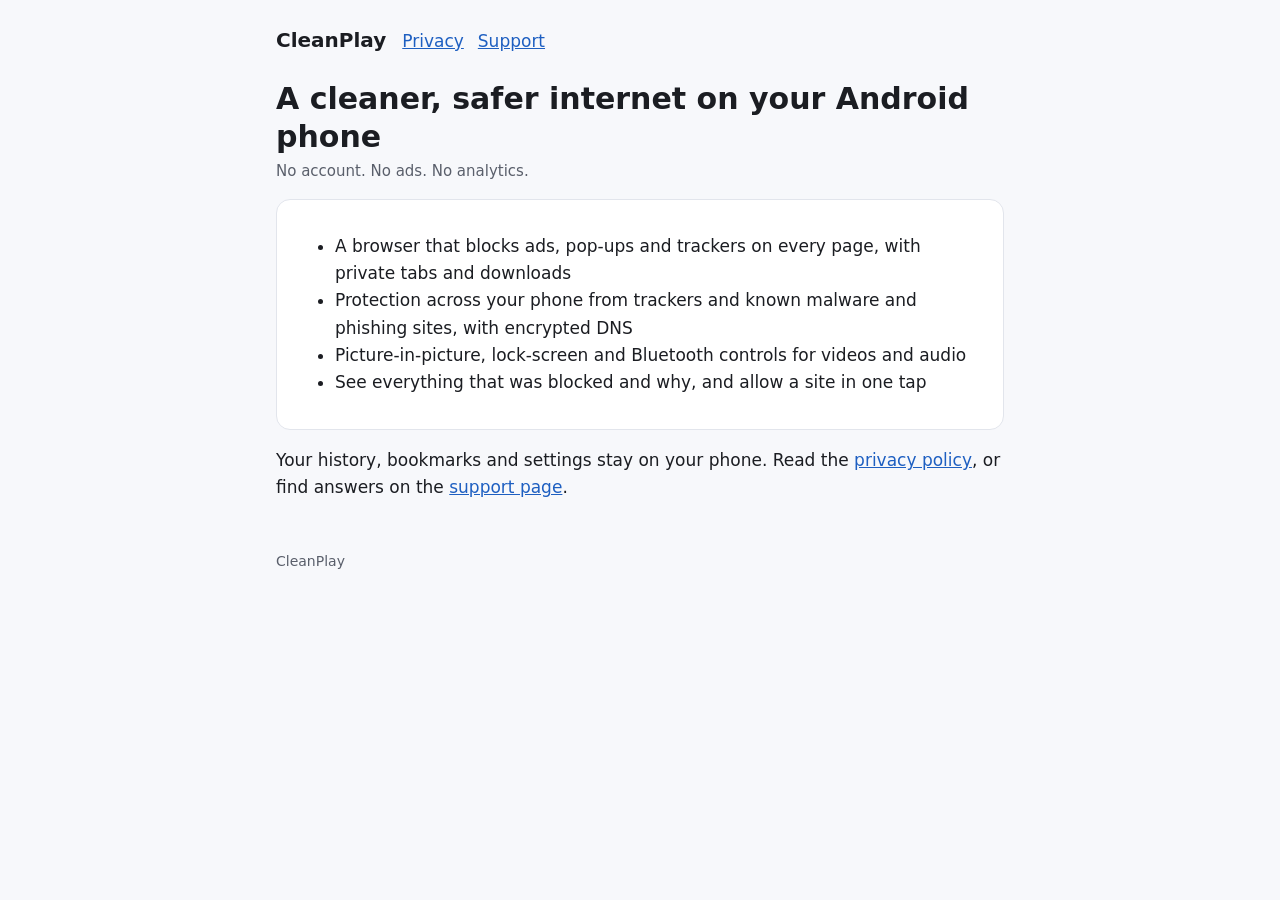
<file: index.html>
<!doctype html>
<html lang="en">
<head>
<meta charset="utf-8">
<meta name="viewport" content="width=device-width, initial-scale=1">
<title>CleanPlay</title>
<meta name="description" content="CleanPlay for Android: a private browser with ad and tracker blocking, phone-wide threat protection and a better video player. No account.">
<link rel="stylesheet" href="style.css">
</head>
<body>
<main>
<header class="site"><a class="brand" href="./">CleanPlay</a><nav><a href="privacy.html">Privacy</a><a href="support.html">Support</a></nav></header>

<h1>A cleaner, safer internet on your Android phone</h1>
<p class="meta">No account. No ads. No analytics.</p>

<div class="card">
<ul>
<li>A browser that blocks ads, pop-ups and trackers on every page, with private tabs and downloads</li>
<li>Protection across your phone from trackers and known malware and phishing sites, with encrypted DNS</li>
<li>Picture-in-picture, lock-screen and Bluetooth controls for videos and audio</li>
<li>See everything that was blocked and why, and allow a site in one tap</li>
</ul>
</div>

<p>Your history, bookmarks and settings stay on your phone. Read the <a href="privacy.html">privacy policy</a>, or find answers on the <a href="support.html">support page</a>.</p>

<!-- Add the Google Play link here once the app is published. -->

<footer>CleanPlay</footer>
</main>
</body>
</html>
</file>
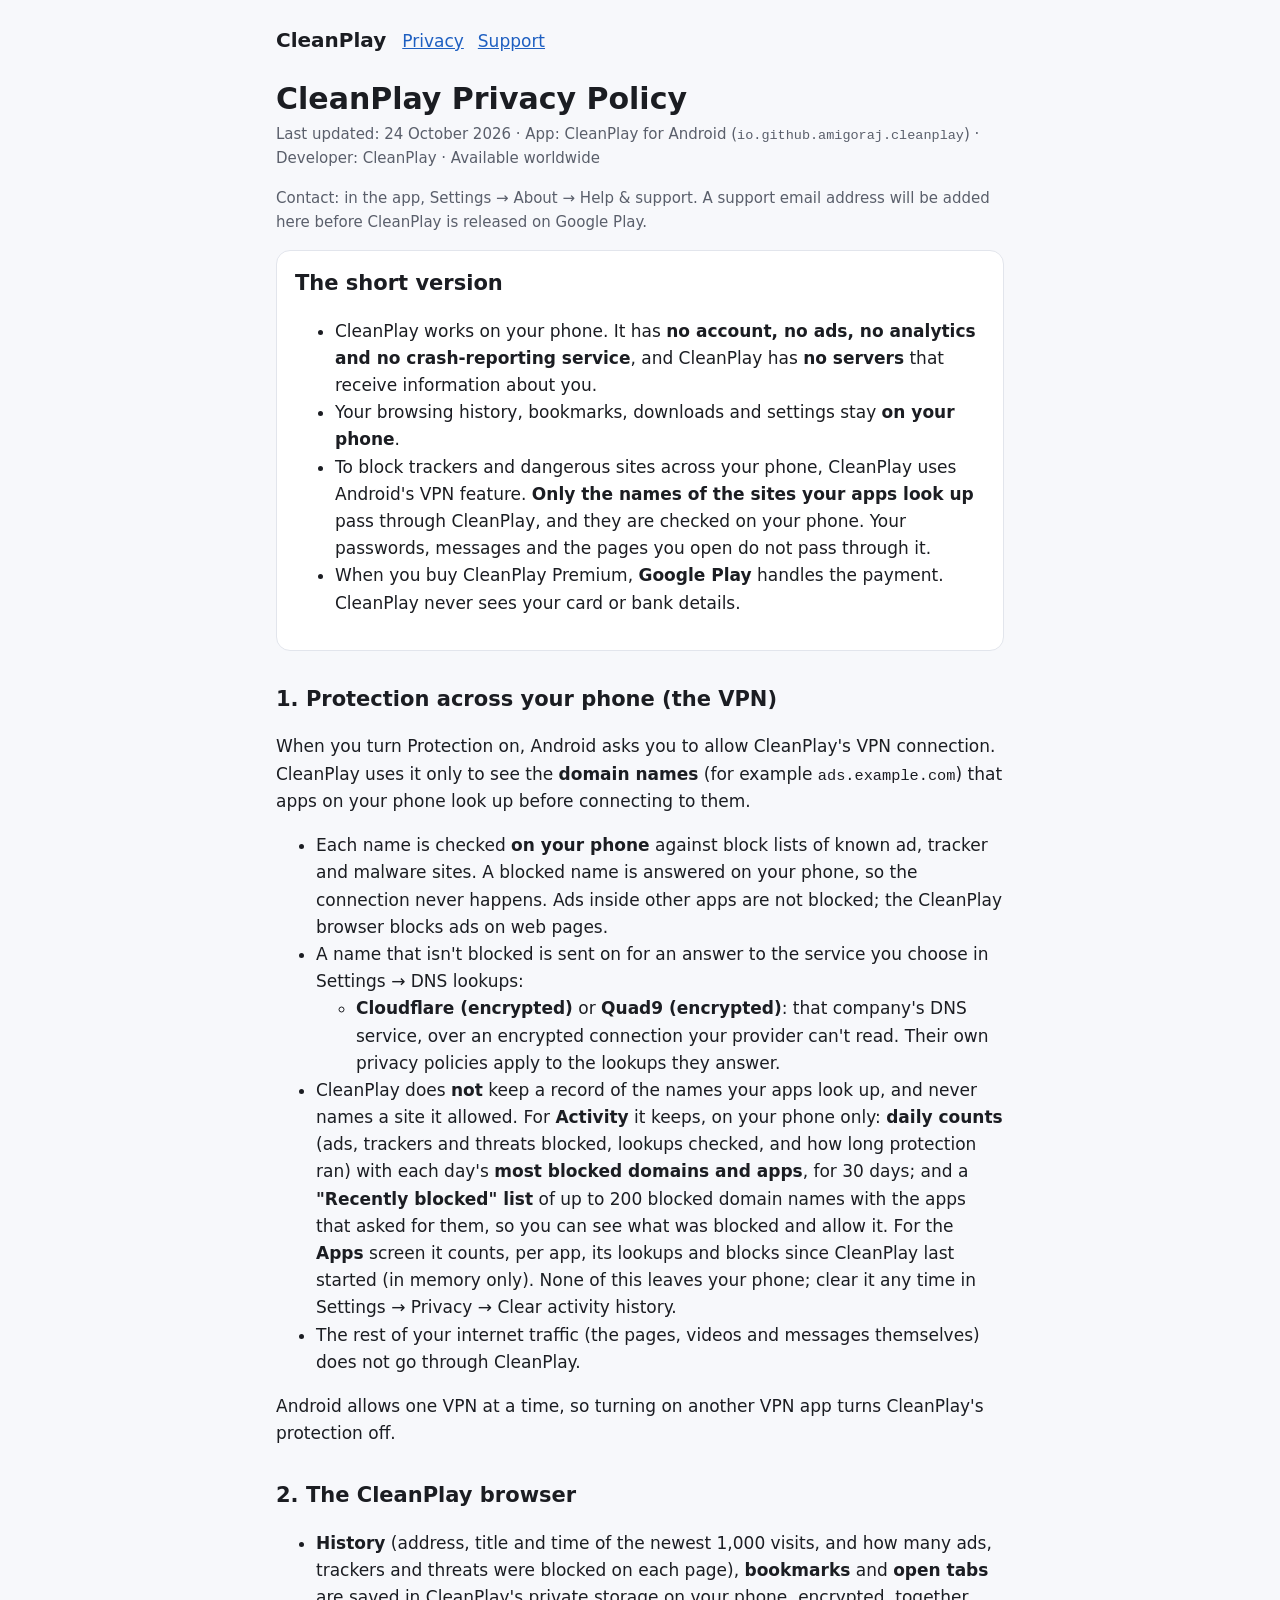
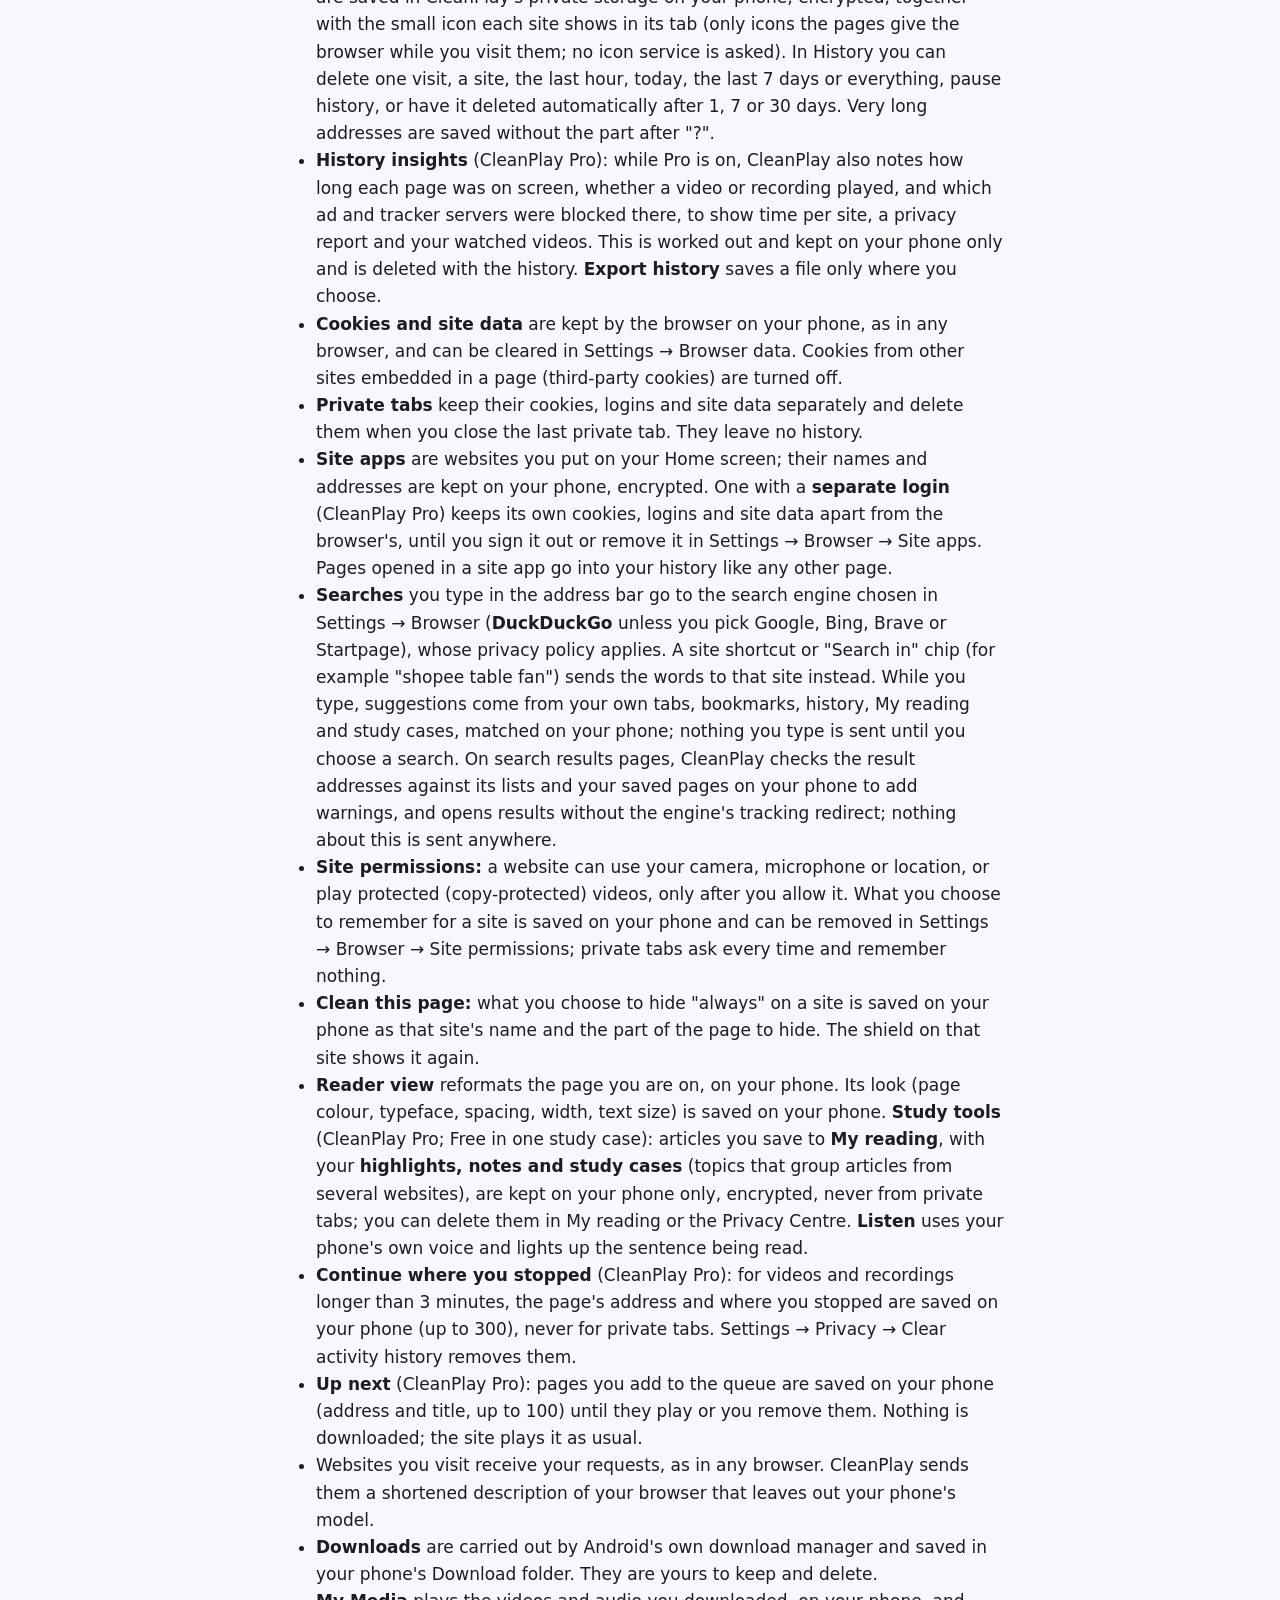
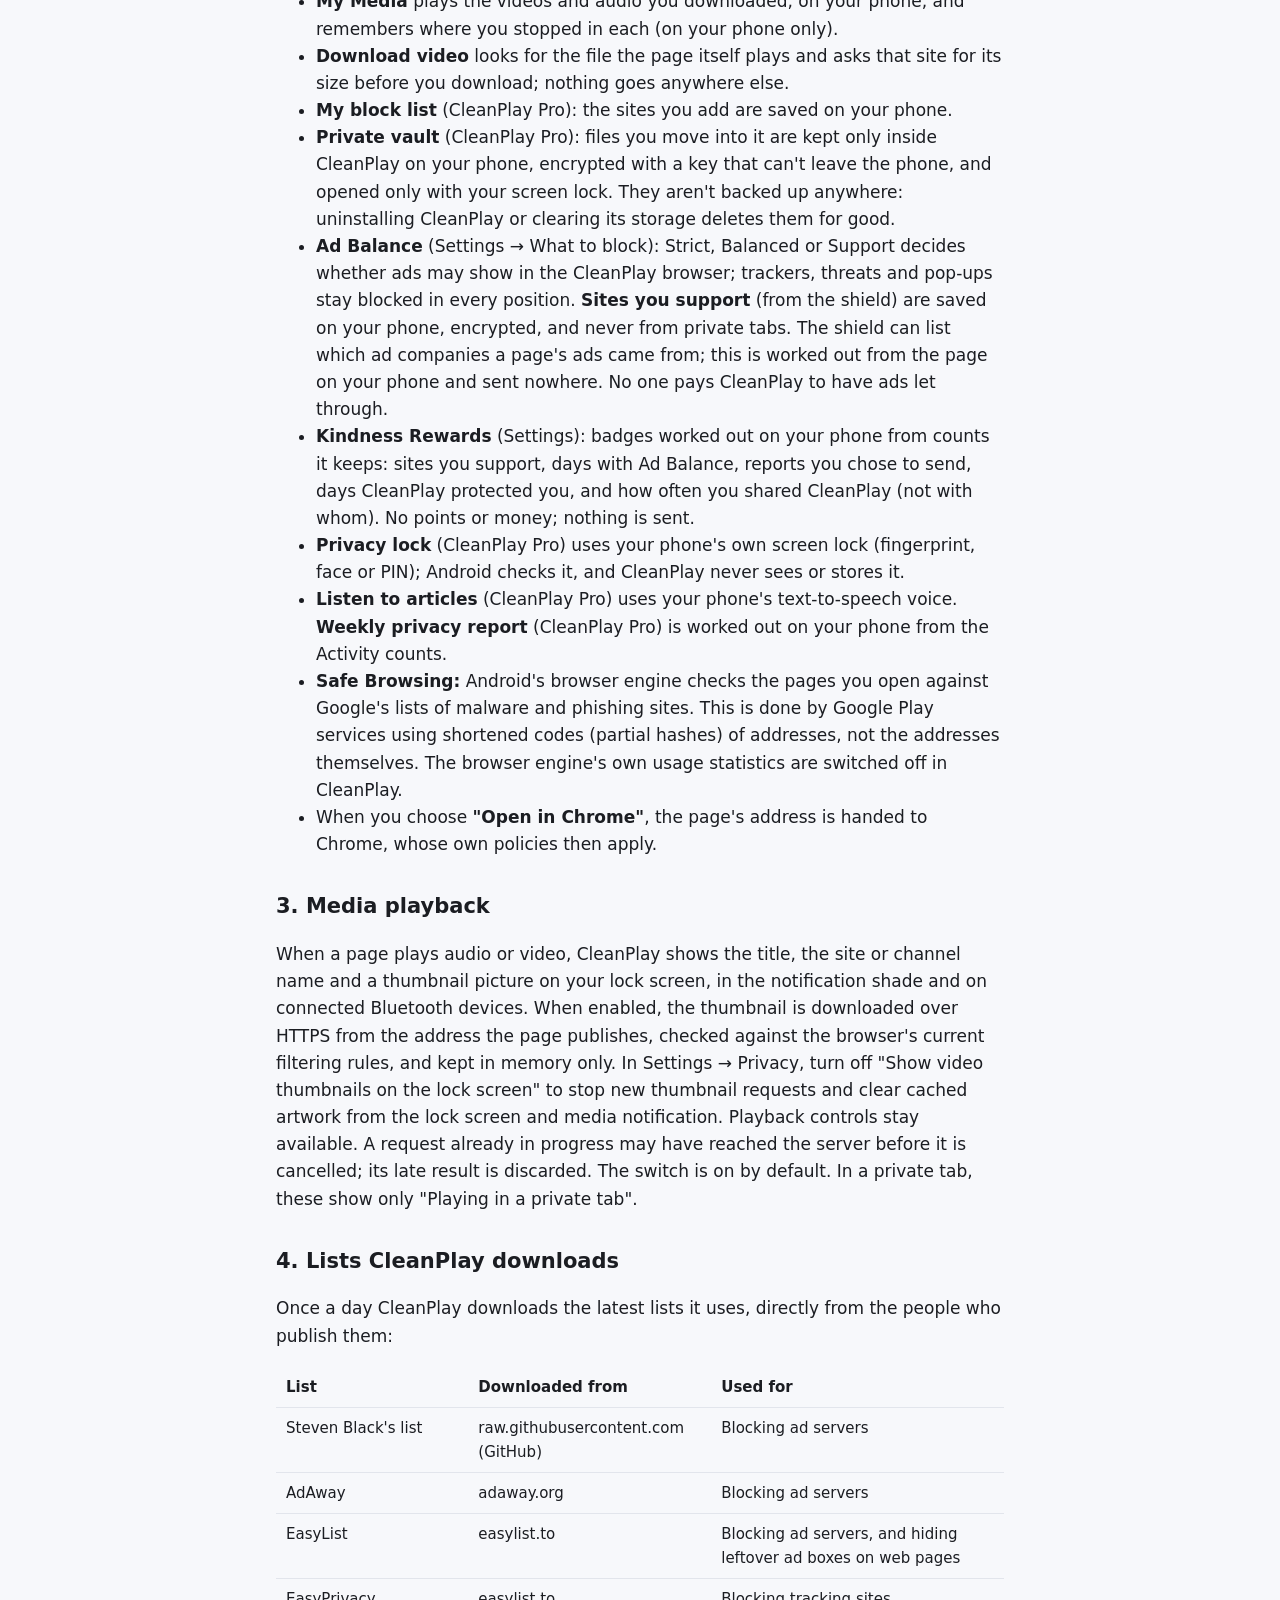
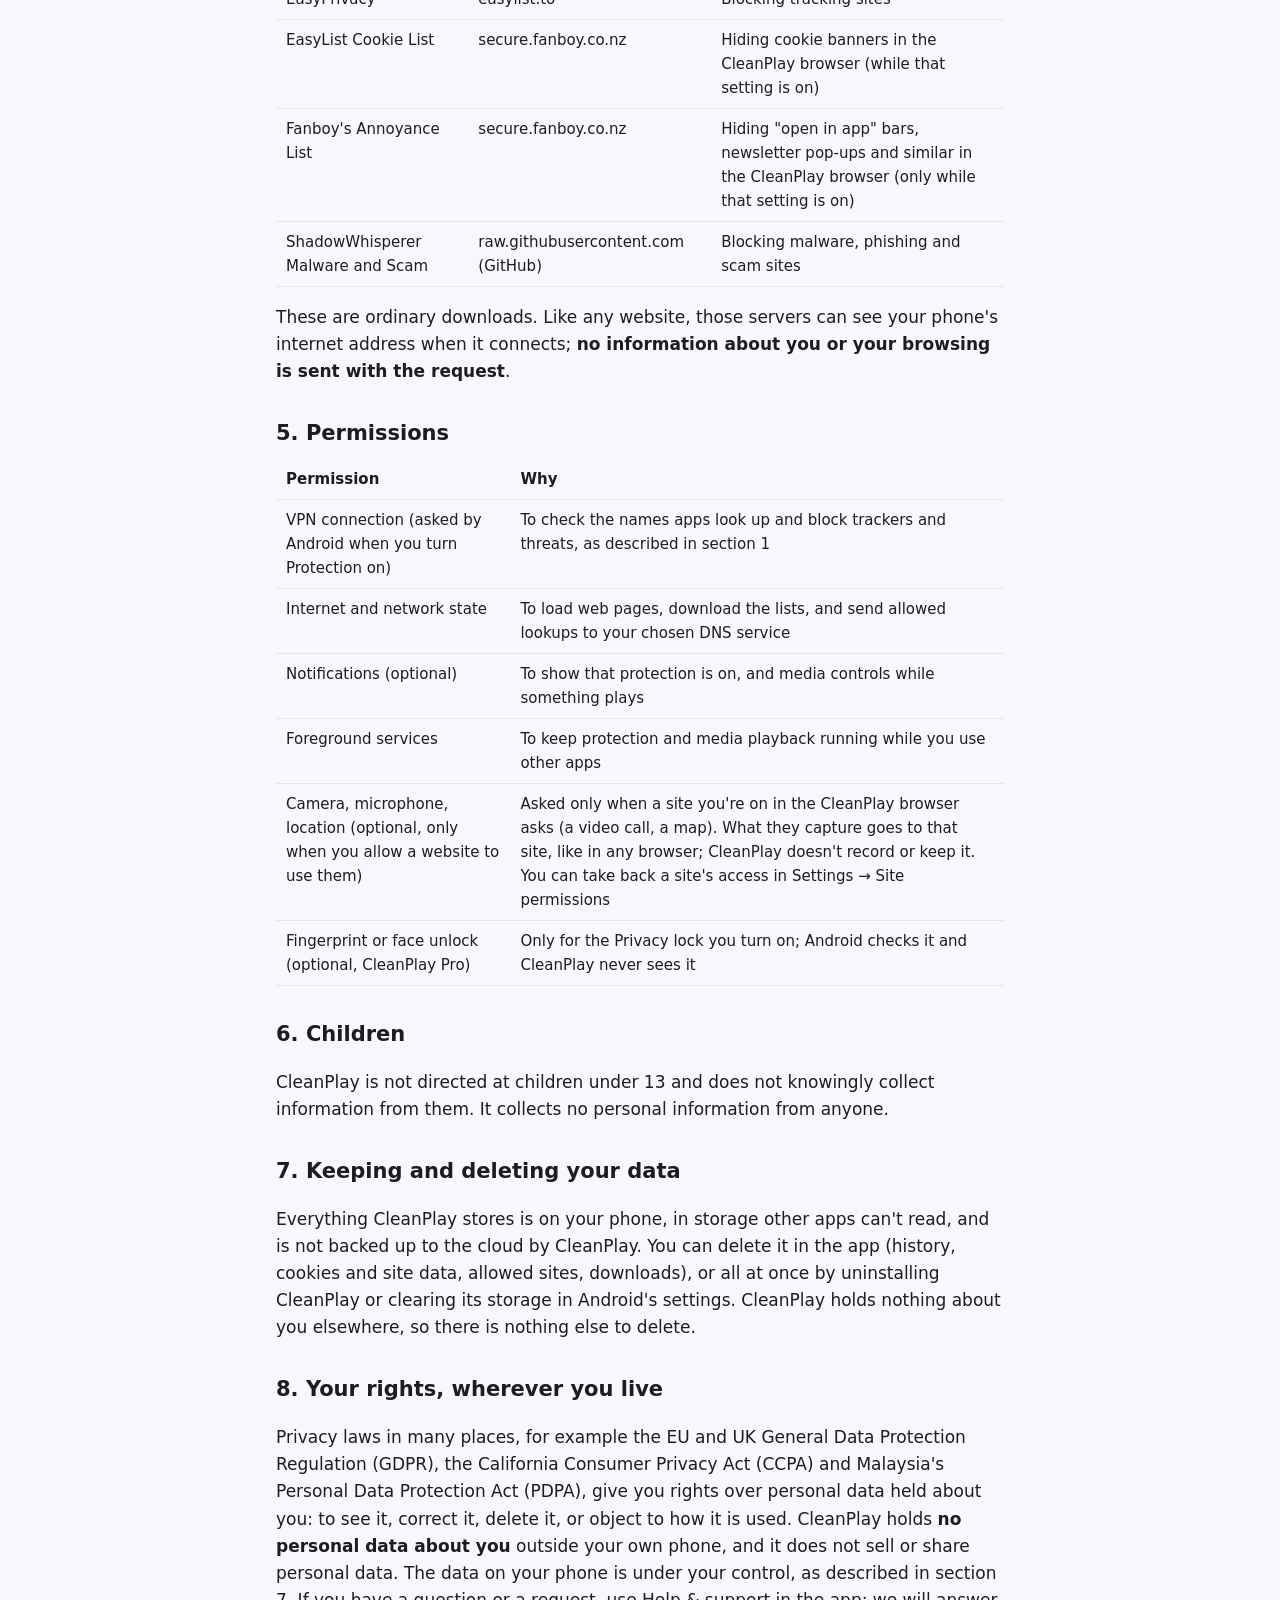
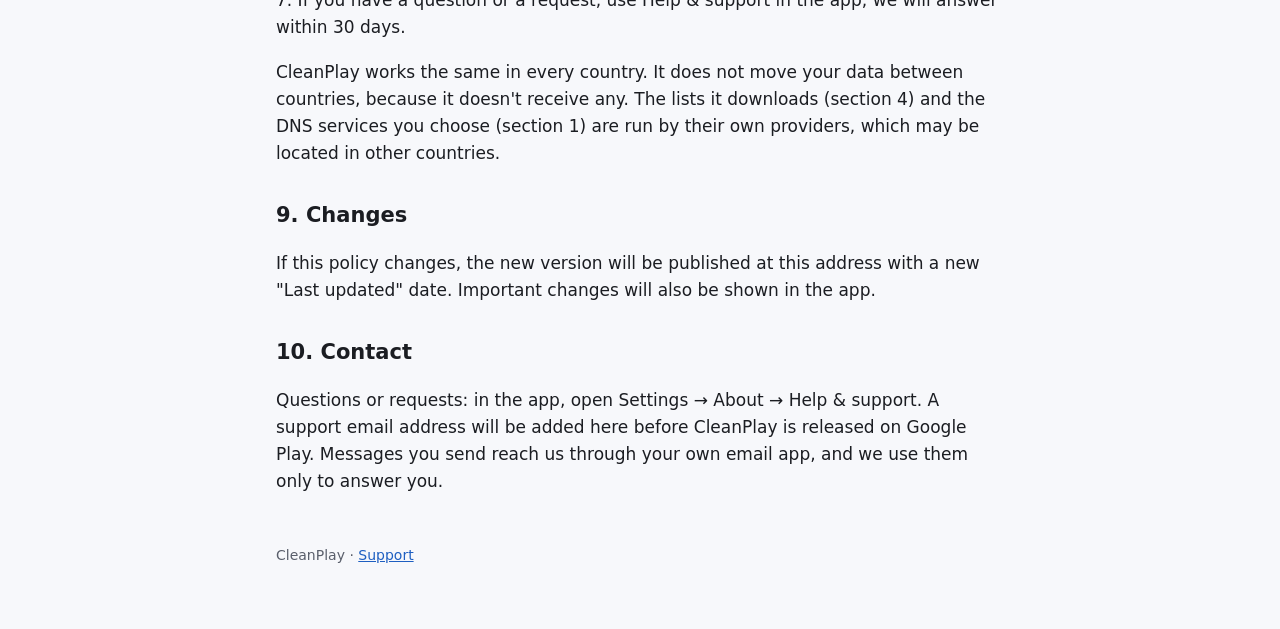
<file: privacy.html>
<!doctype html>
<html lang="en">
<head>
<meta charset="utf-8">
<meta name="viewport" content="width=device-width, initial-scale=1">
<title>CleanPlay Privacy Policy</title>
<meta name="description" content="How the CleanPlay Android app handles your data: it works on your phone, with no account, no ads and no analytics.">
<link rel="stylesheet" href="style.css">
</head>
<body>
<main>
<!-- Source: docs/release/PRIVACY_POLICY.md in the CleanPlay repository. Change both together. -->
<header class="site"><a class="brand" href="./">CleanPlay</a><nav><a href="privacy.html">Privacy</a><a href="support.html">Support</a></nav></header>

<h1>CleanPlay Privacy Policy</h1>
<p class="meta">Last updated: 24 October 2026 · App: CleanPlay for Android (<code>io.github.amigoraj.cleanplay</code>) · Developer: CleanPlay · Available worldwide</p>
<p class="meta">Contact: in the app, Settings → About → Help &amp; support. A support email address will be added here before CleanPlay is released on Google Play.</p>

<div class="card">
<h2 style="margin-top:0">The short version</h2>
<ul>
<li>CleanPlay works on your phone. It has <strong>no account, no ads, no analytics and no crash-reporting service</strong>, and CleanPlay has <strong>no servers</strong> that receive information about you.</li>
<li>Your browsing history, bookmarks, downloads and settings stay <strong>on your phone</strong>.</li>
<li>To block trackers and dangerous sites across your phone, CleanPlay uses Android's VPN feature. <strong>Only the names of the sites your apps look up</strong> pass through CleanPlay, and they are checked on your phone. Your passwords, messages and the pages you open do not pass through it.</li>
<li>When you buy CleanPlay Premium, <strong>Google Play</strong> handles the payment. CleanPlay never sees your card or bank details.</li>
</ul>
</div>

<h2>1. Protection across your phone (the VPN)</h2>
<p>When you turn Protection on, Android asks you to allow CleanPlay's VPN connection. CleanPlay uses it only to see the <strong>domain names</strong> (for example <code>ads.example.com</code>) that apps on your phone look up before connecting to them.</p>
<ul>
<li>Each name is checked <strong>on your phone</strong> against block lists of known ad, tracker and malware sites. A blocked name is answered on your phone, so the connection never happens. Ads inside other apps are not blocked; the CleanPlay browser blocks ads on web pages.</li>
<li>A name that isn't blocked is sent on for an answer to the service you choose in Settings → DNS lookups:
  <ul>
  <li><strong>Cloudflare (encrypted)</strong> or <strong>Quad9 (encrypted)</strong>: that company's DNS service, over an encrypted connection your provider can't read. Their own privacy policies apply to the lookups they answer.</li>
  </ul></li>
<li>CleanPlay does <strong>not</strong> keep a record of the names your apps look up, and never names a site it allowed. For <strong>Activity</strong> it keeps, on your phone only: <strong>daily counts</strong> (ads, trackers and threats blocked, lookups checked, and how long protection ran) with each day's <strong>most blocked domains and apps</strong>, for 30 days; and a <strong>"Recently blocked" list</strong> of up to 200 blocked domain names with the apps that asked for them, so you can see what was blocked and allow it. For the <strong>Apps</strong> screen it counts, per app, its lookups and blocks since CleanPlay last started (in memory only). None of this leaves your phone; clear it any time in Settings → Privacy → Clear activity history.</li>
<li>The rest of your internet traffic (the pages, videos and messages themselves) does not go through CleanPlay.</li>
</ul>
<p>Android allows one VPN at a time, so turning on another VPN app turns CleanPlay's protection off.</p>

<h2>2. The CleanPlay browser</h2>
<ul>
<li><strong>History</strong> (address, title and time of the newest 1,000 visits, and how many ads, trackers and threats were blocked on each page), <strong>bookmarks</strong> and <strong>open tabs</strong> are saved in CleanPlay's private storage on your phone, encrypted, together with the small icon each site shows in its tab (only icons the pages give the browser while you visit them; no icon service is asked). In History you can delete one visit, a site, the last hour, today, the last 7 days or everything, pause history, or have it deleted automatically after 1, 7 or 30 days. Very long addresses are saved without the part after "?".</li>
<li><strong>History insights</strong> (CleanPlay Pro): while Pro is on, CleanPlay also notes how long each page was on screen, whether a video or recording played, and which ad and tracker servers were blocked there, to show time per site, a privacy report and your watched videos. This is worked out and kept on your phone only and is deleted with the history. <strong>Export history</strong> saves a file only where you choose.</li>
<li><strong>Cookies and site data</strong> are kept by the browser on your phone, as in any browser, and can be cleared in Settings → Browser data. Cookies from other sites embedded in a page (third-party cookies) are turned off.</li>
<li><strong>Private tabs</strong> keep their cookies, logins and site data separately and delete them when you close the last private tab. They leave no history.</li>
<li><strong>Site apps</strong> are websites you put on your Home screen; their names and addresses are kept on your phone, encrypted. One with a <strong>separate login</strong> (CleanPlay Pro) keeps its own cookies, logins and site data apart from the browser's, until you sign it out or remove it in Settings → Browser → Site apps. Pages opened in a site app go into your history like any other page.</li>
<li><strong>Searches</strong> you type in the address bar go to the search engine chosen in Settings → Browser (<strong>DuckDuckGo</strong> unless you pick Google, Bing, Brave or Startpage), whose privacy policy applies. A site shortcut or "Search in" chip (for example "shopee table fan") sends the words to that site instead. While you type, suggestions come from your own tabs, bookmarks, history, My reading and study cases, matched on your phone; nothing you type is sent until you choose a search. On search results pages, CleanPlay checks the result addresses against its lists and your saved pages on your phone to add warnings, and opens results without the engine's tracking redirect; nothing about this is sent anywhere.</li>
<li><strong>Site permissions:</strong> a website can use your camera, microphone or location, or play protected (copy-protected) videos, only after you allow it. What you choose to remember for a site is saved on your phone and can be removed in Settings → Browser → Site permissions; private tabs ask every time and remember nothing.</li>
<li><strong>Clean this page:</strong> what you choose to hide "always" on a site is saved on your phone as that site's name and the part of the page to hide. The shield on that site shows it again.</li>
<li><strong>Reader view</strong> reformats the page you are on, on your phone. Its look (page colour, typeface, spacing, width, text size) is saved on your phone. <strong>Study tools</strong> (CleanPlay Pro; Free in one study case): articles you save to <strong>My reading</strong>, with your <strong>highlights, notes and study cases</strong> (topics that group articles from several websites), are kept on your phone only, encrypted, never from private tabs; you can delete them in My reading or the Privacy Centre. <strong>Listen</strong> uses your phone's own voice and lights up the sentence being read.</li>
<li><strong>Continue where you stopped</strong> (CleanPlay Pro): for videos and recordings longer than 3 minutes, the page's address and where you stopped are saved on your phone (up to 300), never for private tabs. Settings → Privacy → Clear activity history removes them.</li>
<li><strong>Up next</strong> (CleanPlay Pro): pages you add to the queue are saved on your phone (address and title, up to 100) until they play or you remove them. Nothing is downloaded; the site plays it as usual.</li>
<li>Websites you visit receive your requests, as in any browser. CleanPlay sends them a shortened description of your browser that leaves out your phone's model.</li>
<li><strong>Downloads</strong> are carried out by Android's own download manager and saved in your phone's Download folder. They are yours to keep and delete.</li>
<li><strong>My Media</strong> plays the videos and audio you downloaded, on your phone, and remembers where you stopped in each (on your phone only).</li>
<li><strong>Download video</strong> looks for the file the page itself plays and asks that site for its size before you download; nothing goes anywhere else.</li>
<li><strong>My block list</strong> (CleanPlay Pro): the sites you add are saved on your phone.</li>
<li><strong>Private vault</strong> (CleanPlay Pro): files you move into it are kept only inside CleanPlay on your phone, encrypted with a key that can't leave the phone, and opened only with your screen lock. They aren't backed up anywhere: uninstalling CleanPlay or clearing its storage deletes them for good.</li>
<li><strong>Ad Balance</strong> (Settings → What to block): Strict, Balanced or Support decides whether ads may show in the CleanPlay browser; trackers, threats and pop-ups stay blocked in every position. <strong>Sites you support</strong> (from the shield) are saved on your phone, encrypted, and never from private tabs. The shield can list which ad companies a page's ads came from; this is worked out from the page on your phone and sent nowhere. No one pays CleanPlay to have ads let through.</li>
<li><strong>Kindness Rewards</strong> (Settings): badges worked out on your phone from counts it keeps: sites you support, days with Ad Balance, reports you chose to send, days CleanPlay protected you, and how often you shared CleanPlay (not with whom). No points or money; nothing is sent.</li>
<li><strong>Privacy lock</strong> (CleanPlay Pro) uses your phone&#39;s own screen lock (fingerprint, face or PIN); Android checks it, and CleanPlay never sees or stores it.</li>
<li><strong>Listen to articles</strong> (CleanPlay Pro) uses your phone&#39;s text-to-speech voice. <strong>Weekly privacy report</strong> (CleanPlay Pro) is worked out on your phone from the Activity counts.</li>
<li><strong>Safe Browsing:</strong> Android's browser engine checks the pages you open against Google's lists of malware and phishing sites. This is done by Google Play services using shortened codes (partial hashes) of addresses, not the addresses themselves. The browser engine's own usage statistics are switched off in CleanPlay.</li>
<li>When you choose <strong>"Open in Chrome"</strong>, the page's address is handed to Chrome, whose own policies then apply.</li>
</ul>

<h2>3. Media playback</h2>
<p>When a page plays audio or video, CleanPlay shows the title, the site or channel name and a thumbnail picture on your lock screen, in the notification shade and on connected Bluetooth devices. When enabled, the thumbnail is downloaded over HTTPS from the address the page publishes, checked against the browser's current filtering rules, and kept in memory only. In Settings → Privacy, turn off "Show video thumbnails on the lock screen" to stop new thumbnail requests and clear cached artwork from the lock screen and media notification. Playback controls stay available. A request already in progress may have reached the server before it is cancelled; its late result is discarded. The switch is on by default. In a private tab, these show only "Playing in a private tab".</p>

<h2>4. Lists CleanPlay downloads</h2>
<p>Once a day CleanPlay downloads the latest lists it uses, directly from the people who publish them:</p>
<table>
<thead><tr><th>List</th><th>Downloaded from</th><th>Used for</th></tr></thead>
<tbody>
<tr><td>Steven Black's list</td><td>raw.githubusercontent.com (GitHub)</td><td>Blocking ad servers</td></tr>
<tr><td>AdAway</td><td>adaway.org</td><td>Blocking ad servers</td></tr>
<tr><td>EasyList</td><td>easylist.to</td><td>Blocking ad servers, and hiding leftover ad boxes on web pages</td></tr>
<tr><td>EasyPrivacy</td><td>easylist.to</td><td>Blocking tracking sites</td></tr>
<tr><td>EasyList Cookie List</td><td>secure.fanboy.co.nz</td><td>Hiding cookie banners in the CleanPlay browser (while that setting is on)</td></tr>
<tr><td>Fanboy's Annoyance List</td><td>secure.fanboy.co.nz</td><td>Hiding "open in app" bars, newsletter pop-ups and similar in the CleanPlay browser (only while that setting is on)</td></tr>
<tr><td>ShadowWhisperer Malware and Scam</td><td>raw.githubusercontent.com (GitHub)</td><td>Blocking malware, phishing and scam sites</td></tr>
</tbody>
</table>
<p>These are ordinary downloads. Like any website, those servers can see your phone's internet address when it connects; <strong>no information about you or your browsing is sent with the request</strong>.</p>

<!-- PREMIUM: uncomment the section below from the day Premium can be bought.
<h2>5. CleanPlay Premium</h2>
<p>Premium features are bought through <strong>Google Play</strong>. Google processes the payment under its own terms and privacy policy. CleanPlay receives only a confirmation from Google Play that the purchase was made, which it uses to unlock the features on your phone. CleanPlay never receives your name, card or bank details. The diagnostics reporting built into Google's billing library is switched off in CleanPlay, so the app itself sends Google no usage or device reports.</p>
<p>Basic protection, the browser, private tabs, downloads, picture-in-picture and lock-screen controls stay free and never require a purchase or an account.</p>
-->

<h2>5. Permissions</h2>
<table>
<thead><tr><th>Permission</th><th>Why</th></tr></thead>
<tbody>
<tr><td>VPN connection (asked by Android when you turn Protection on)</td><td>To check the names apps look up and block trackers and threats, as described in section 1</td></tr>
<tr><td>Internet and network state</td><td>To load web pages, download the lists, and send allowed lookups to your chosen DNS service</td></tr>
<tr><td>Notifications (optional)</td><td>To show that protection is on, and media controls while something plays</td></tr>
<tr><td>Foreground services</td><td>To keep protection and media playback running while you use other apps</td></tr>
<tr><td>Camera, microphone, location (optional, only when you allow a website to use them)</td><td>Asked only when a site you're on in the CleanPlay browser asks (a video call, a map). What they capture goes to that site, like in any browser; CleanPlay doesn't record or keep it. You can take back a site's access in Settings → Site permissions</td></tr>
<tr><td>Fingerprint or face unlock (optional, CleanPlay Pro)</td><td>Only for the Privacy lock you turn on; Android checks it and CleanPlay never sees it</td></tr>
</tbody>
</table>

<h2>6. Children</h2>
<p>CleanPlay is not directed at children under 13 and does not knowingly collect information from them. It collects no personal information from anyone.</p>

<h2>7. Keeping and deleting your data</h2>
<p>Everything CleanPlay stores is on your phone, in storage other apps can't read, and is not backed up to the cloud by CleanPlay. You can delete it in the app (history, cookies and site data, allowed sites, downloads), or all at once by uninstalling CleanPlay or clearing its storage in Android's settings. CleanPlay holds nothing about you elsewhere, so there is nothing else to delete.</p>

<h2>8. Your rights, wherever you live</h2>
<p>Privacy laws in many places, for example the EU and UK General Data Protection Regulation (GDPR), the California Consumer Privacy Act (CCPA) and Malaysia's Personal Data Protection Act (PDPA), give you rights over personal data held about you: to see it, correct it, delete it, or object to how it is used. CleanPlay holds <strong>no personal data about you</strong> outside your own phone, and it does not sell or share personal data. The data on your phone is under your control, as described in section 7. If you have a question or a request, use Help &amp; support in the app; we will answer within 30 days.</p>
<p>CleanPlay works the same in every country. It does not move your data between countries, because it doesn't receive any. The lists it downloads (section 4) and the DNS services you choose (section 1) are run by their own providers, which may be located in other countries.</p>

<h2>9. Changes</h2>
<p>If this policy changes, the new version will be published at this address with a new "Last updated" date. Important changes will also be shown in the app.</p>

<h2>10. Contact</h2>
<p>Questions or requests: in the app, open Settings → About → Help &amp; support. A support email address will be added here before CleanPlay is released on Google Play. Messages you send reach us through your own email app, and we use them only to answer you.</p>

<footer>CleanPlay · <a href="support.html">Support</a></footer>
</main>
</body>
</html>
</file>
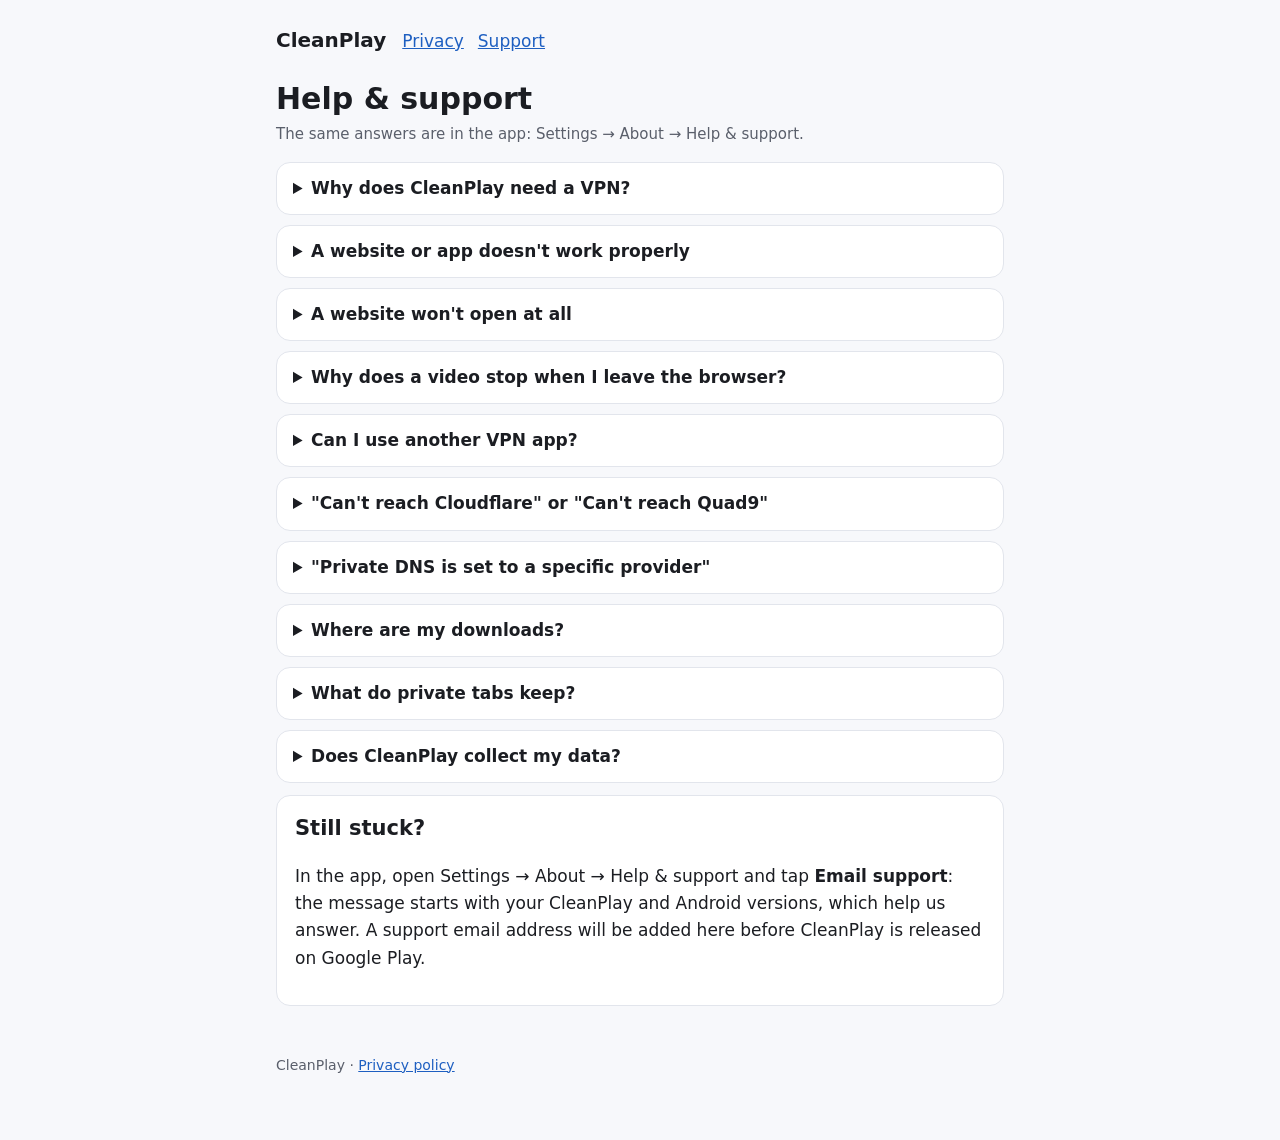
<file: support.html>
<!doctype html>
<html lang="en">
<head>
<meta charset="utf-8">
<meta name="viewport" content="width=device-width, initial-scale=1">
<title>CleanPlay Support</title>
<meta name="description" content="Answers to common questions about the CleanPlay Android app, and how to contact support.">
<link rel="stylesheet" href="style.css">
</head>
<body>
<main>
<!-- Same answers as HELP_TOPICS in app/src/main/kotlin/com/cleanplay/app/ui/help/HelpScreen.kt
     Change both together. -->
<header class="site"><a class="brand" href="./">CleanPlay</a><nav><a href="privacy.html">Privacy</a><a href="support.html">Support</a></nav></header>

<h1>Help &amp; support</h1>
<p class="meta">The same answers are in the app: Settings → About → Help &amp; support.</p>

<details><summary>Why does CleanPlay need a VPN?</summary>
<p>Android uses a VPN connection to let CleanPlay check the names of the sites your apps look up, on your phone, and block trackers and known threats. Only those names pass through CleanPlay. Your passwords, messages and the pages you open don't, and nothing is sent to a CleanPlay server.</p></details>

<details><summary>A website or app doesn't work properly</summary>
<p>In the CleanPlay browser, tap the shield next to the address and choose "Allow ads on this site". For anything else, open Home → Recently blocked → See all and allow, find the name that was blocked and tap Allow. To check whether CleanPlay is the cause, turn Protection off for a moment and try again.</p></details>

<details><summary>A website won't open at all</summary>
<p>If it opens with Protection off, allow its blocked name as above. If it doesn't open anywhere, the site or your network may be blocking it, and CleanPlay can't change that. You can also try ⋮ → Open in Chrome.</p></details>

<details><summary>Why does a video stop when I leave the browser?</summary>
<p>Some sites, like YouTube, stop their own sound when you leave them. CleanPlay doesn't get around that. To keep watching while you use other apps, go to the home screen while the video plays: it continues in a small picture-in-picture window.</p></details>

<details><summary>Can I use another VPN app?</summary>
<p>Android allows one VPN at a time, so turning another VPN app on turns CleanPlay's protection off. The CleanPlay browser still blocks ads and trackers on web pages while it is off.</p></details>

<details><summary>"Can't reach Cloudflare" or "Can't reach Quad9"</summary>
<p>Your network may be blocking that encrypted DNS service. Pick the other one in Settings → DNS lookups.</p></details>

<details><summary>"Private DNS is set to a specific provider"</summary>
<p>Android's Private DNS setting sends lookups past CleanPlay, so nothing can be blocked. In Android's settings, set Private DNS to Off or Automatic.</p></details>

<details><summary>Where are my downloads?</summary>
<p>In your phone's Download folder. In the browser, ⋮ → Downloads lists them; tap one to open it.</p></details>

<details><summary>What do private tabs keep?</summary>
<p>Nothing from the pages themselves: no history, and their cookies, logins and site data are deleted when you close the last private tab. Files you download and bookmarks you add are kept.</p></details>

<details><summary>Does CleanPlay collect my data?</summary>
<p>No. There is no account, no ads and no analytics, and CleanPlay has no servers that receive information about you. Your history, bookmarks and settings stay on your phone. The <a href="privacy.html">privacy policy</a> has the details.</p></details>

<div class="card">
<h2 style="margin-top:0">Still stuck?</h2>
<p>In the app, open Settings → About → Help &amp; support and tap <strong>Email support</strong>: the message starts with your CleanPlay and Android versions, which help us answer. A support email address will be added here before CleanPlay is released on Google Play.</p>
</div>

<footer>CleanPlay · <a href="privacy.html">Privacy policy</a></footer>
</main>
</body>
</html>
</file>
<file: style.css>
:root {
  --bg: #f7f8fb;
  --surface: #ffffff;
  --text: #1b1d22;
  --muted: #5a5f6b;
  --accent: #1e5fc1;
  --border: #e2e5ec;
}
@media (prefers-color-scheme: dark) {
  :root {
    --bg: #111317;
    --surface: #1a1d23;
    --text: #e8eaef;
    --muted: #a3a9b6;
    --accent: #8db4ff;
    --border: #2c313a;
  }
}
* { box-sizing: border-box; }
body {
  margin: 0;
  background: var(--bg);
  color: var(--text);
  font: 17px/1.6 system-ui, -apple-system, "Segoe UI", Roboto, sans-serif;
}
main { max-width: 760px; margin: 0 auto; padding: 24px 16px 64px; }
header.site { display: flex; gap: 16px; align-items: baseline; flex-wrap: wrap; margin-bottom: 24px; }
header.site a.brand { font-weight: 700; font-size: 20px; color: var(--text); text-decoration: none; }
header.site nav a { margin-right: 14px; }
a { color: var(--accent); }
h1 { font-size: 30px; line-height: 1.25; margin: 8px 0 4px; }
h2 { font-size: 21px; margin: 32px 0 8px; }
.meta { color: var(--muted); font-size: 15px; margin: 0 0 16px; }
.card { background: var(--surface); border: 1px solid var(--border); border-radius: 14px; padding: 16px 18px; margin: 12px 0; }
table { border-collapse: collapse; width: 100%; font-size: 15px; display: block; overflow-x: auto; }
th, td { text-align: left; padding: 8px 10px; border-bottom: 1px solid var(--border); vertical-align: top; }
code { font-size: 0.9em; }
details { background: var(--surface); border: 1px solid var(--border); border-radius: 14px; padding: 12px 16px; margin: 10px 0; }
summary { cursor: pointer; font-weight: 600; }
details p { margin: 10px 0 2px; }
footer { color: var(--muted); font-size: 14px; margin-top: 48px; }
</file>
